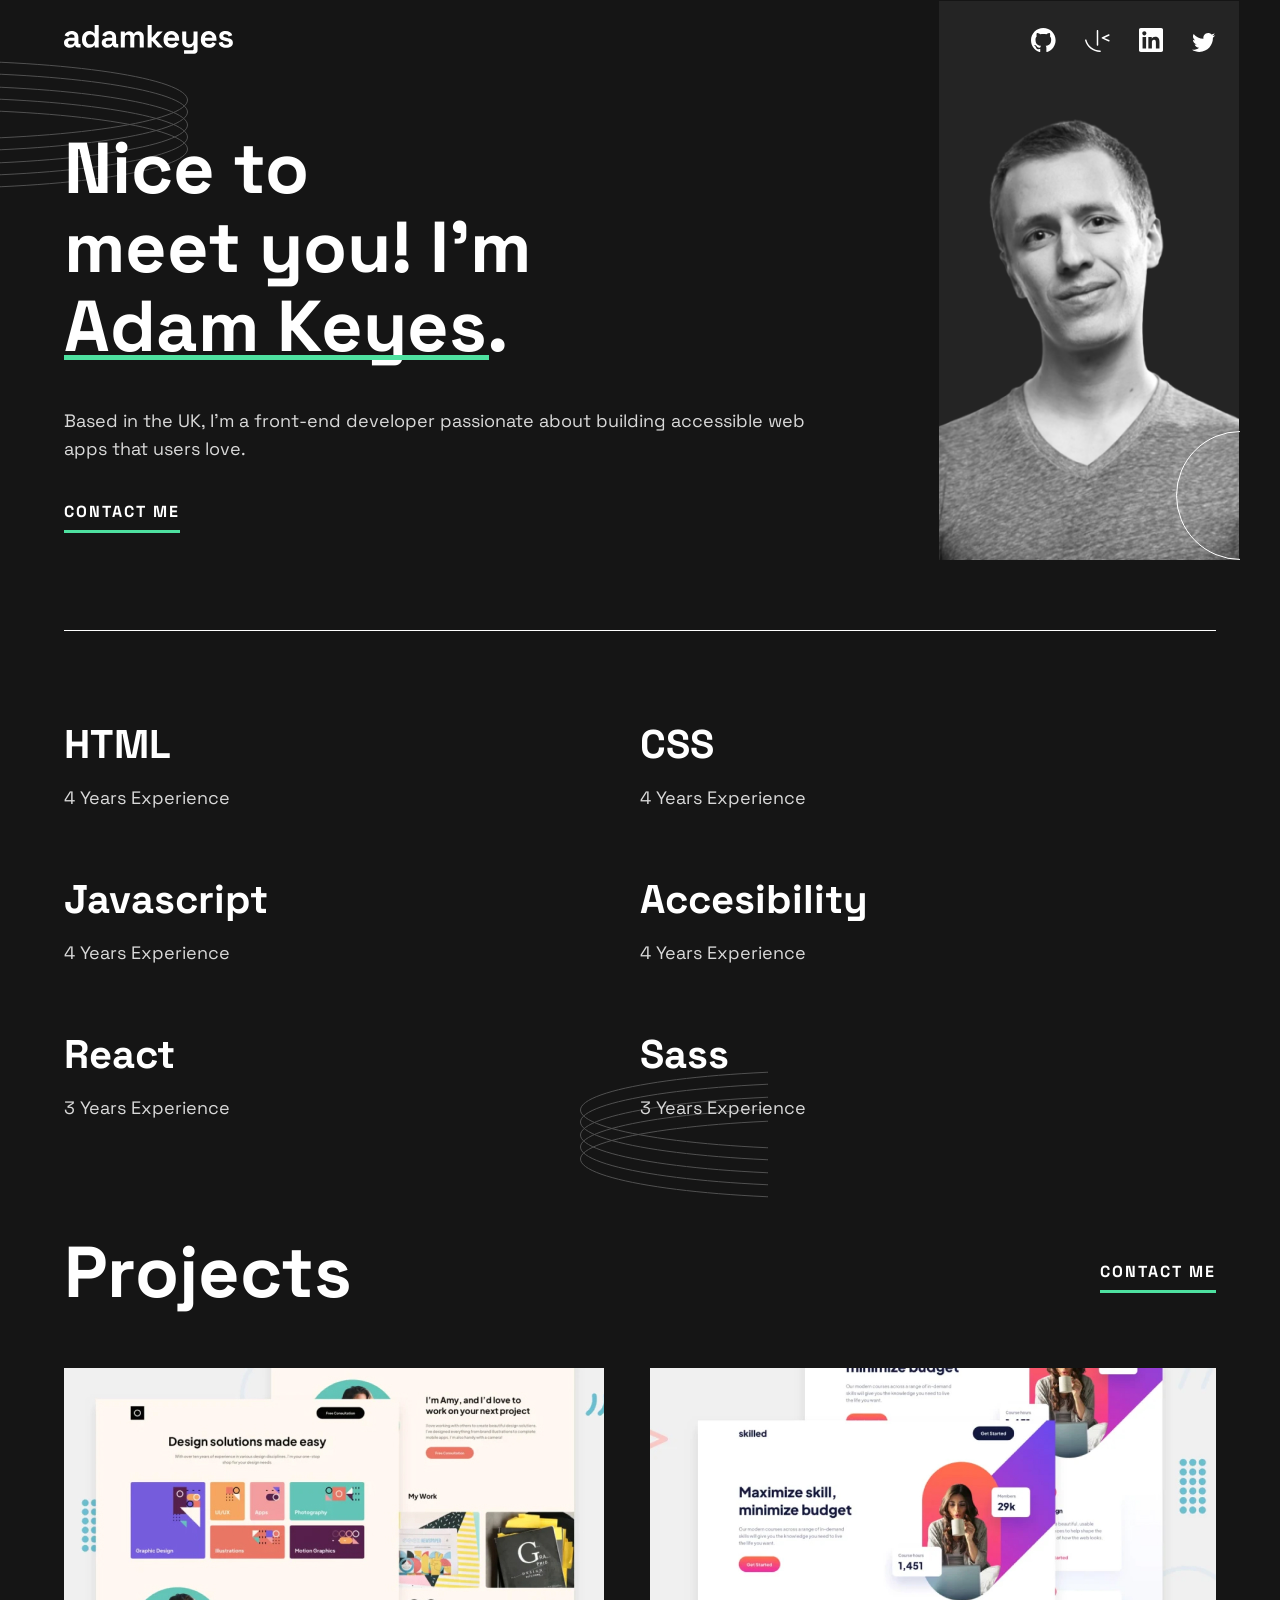
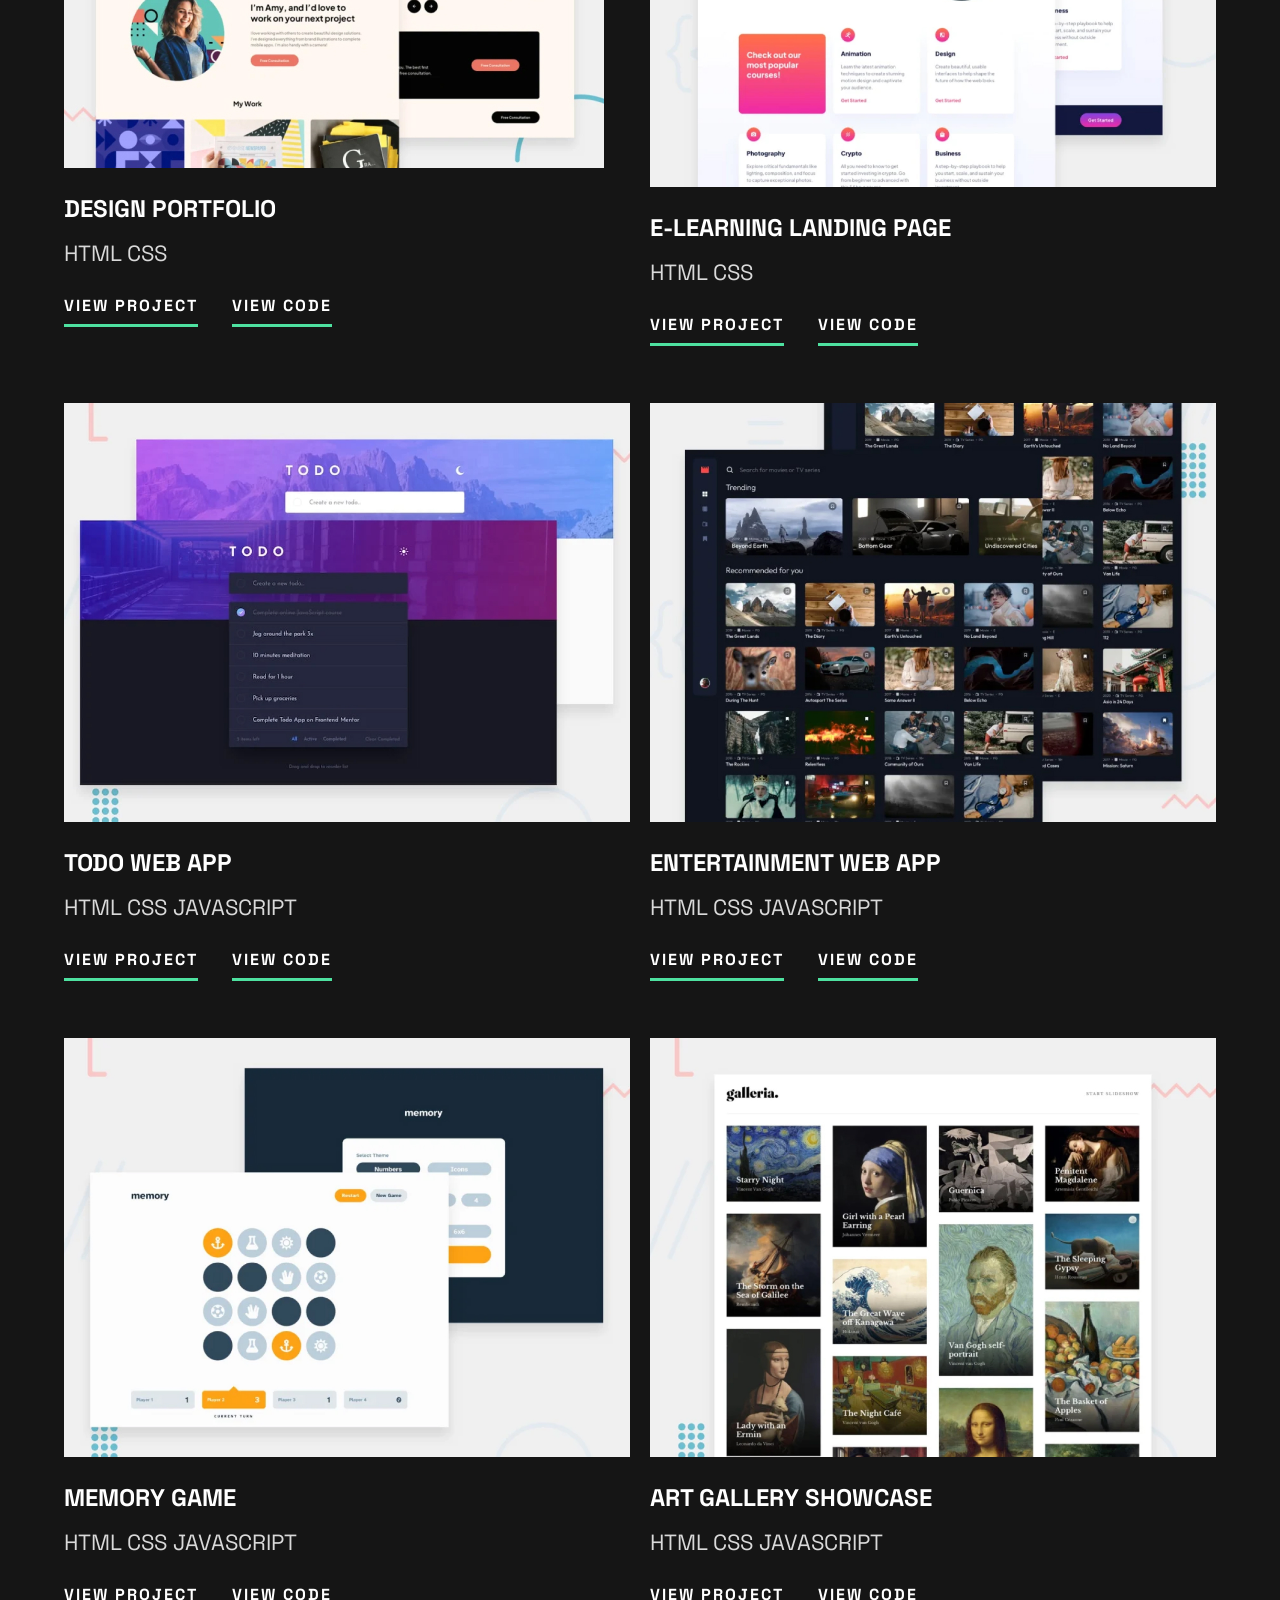
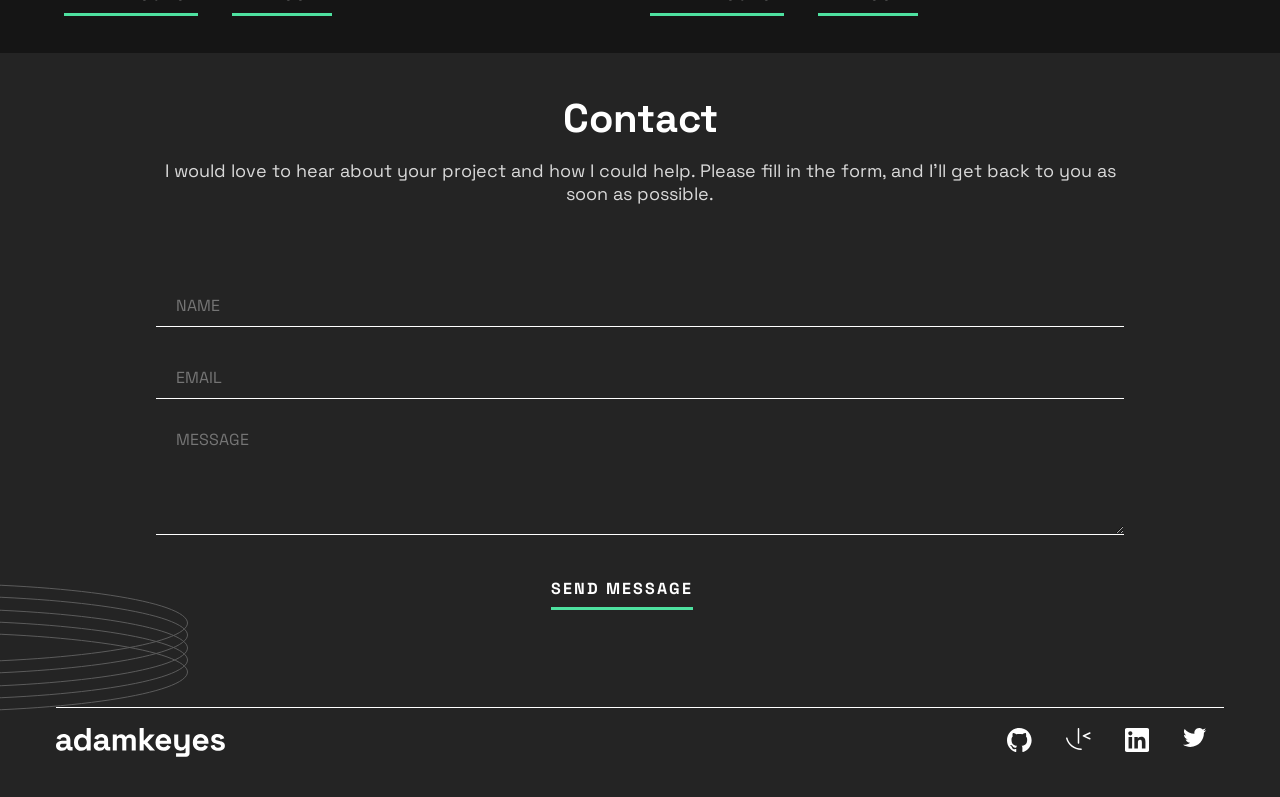
<file: index.html>
<!doctype html>
<html class="no-js" lang="">

<head>
  <meta charset="utf-8">
  <meta name="viewport" content="width=device-width, initial-scale=1">
  <title>CSS Proyectos - My Portfolio</title>
  <link rel="stylesheet" href="css/style.css">
  <meta name="description" content="">
  
  <link rel="preconnect" href="https://fonts.googleapis.com">
  <link rel="preconnect" href="https://fonts.gstatic.com" crossorigin>
  
  <link href="https://fonts.googleapis.com/css2?family=Space+Grotesk:wght@300..700&display=swap" rel="stylesheet">

  <meta property="og:title" content="">
  <meta property="og:type" content="">
  <meta property="og:url" content="">
  <meta property="og:image" content="">

  <link rel="icon" href="/favicon.ico" sizes="any">
  <link rel="icon" href="/icon.svg" type="image/svg+xml">
  <link rel="apple-touch-icon" href="icon.png">

  <link rel="manifest" href="site.webmanifest">
  <meta name="theme-color" content="#fafafa">
</head>

<body>
  <div class="container_info">
  <header class="header__principal">
    <div class="container">
      <div class="header__logo">
      <a href="#">
        <img src="img/logo-portfolio.svg" alt="Logotipo de Portfolio">
      </a>
      </div>

      <div class="header__social">
        <a href="#"><img src="img/git-hub-logo.svg" alt="logo de git hub"></a>
        <a href="#"><img src="img/frontendmentor-logo.svg" alt="logo de frontedmentor"></a>
        <a href="#"><img src="img/LinkedIn-logo.svg" alt="logo de linkedin"></a>
        <a class="header__social1" href="#"><img src="img/twitter-logo.svg" alt="logo de twitter"></a>
      </div>

    </div>
  </header>

  <main>
    <div class="hero">
      <div class="container">
        <div class="hero__img">
          <picture>
            <source media="(min-width: 768px)" srcset="img/foto-tablet.png">
            <img src="img/foto-mobile.png" alt="Descripción de la imagen">
          </picture>

          <span class="hero__img-circle"><img src="img/circulo.svg"></span>
        </div>
        <div class="hero__content">
          <div class="hero__container-top">

            <h1 class="hero__title">
              <span>Nice to</span>
              <span>meet you! I'm</span>
              <span class="hero__name">Adam Keyes.</span>
            </h1>
  
            <p class="hero__description">
              Based in the UK, I’m a front-end developer 
              passionate about building accessible web apps that users love.
            </p>
  
            <div class="hero__btn">
              <a href="#" class="btn">CONTACT ME</a>
            </div>
          </div>

          <div class="hero__line">

          </div>

          <div class="hero__list">
            <div class="container">
              <article class="hero__list-html">
                <h2>HTML</h2>
                <p>4 Years Experience</p>
              </article>

              <article class="hero__list-css">
                <h2>CSS</h2>
                <p>4 Years Experience</p>
              </article>

              <article class="hero__list-javascript">
                <h2>Javascript</h2>
                <p>4 Years Experience</p>
              </article>

              <article class="hero__list-accesibility">
                <h2>Accesibility</h2>
                <p>4 Years Experience</p>
              </article>

              <article class="hero__list-react">
                <h2>React</h2>
                <p>3 Years Experience</p>
              </article>

              <article class="hero__list-sass">
                <h2>Sass</h2>
                <p>3 Years Experience</p>
              </article>
            </div>
          </div>
          <div class="hero__line2"></div>
        </div>
        
      </div>
    </div>

    <div class="projects">
      <div class="project__items">
        <h1 class="proyects__title">Projects</h1>
        <a href="#" class="btn">CONTACT ME</a>
      </div>
      <div class="container">
        <article class="project__article">
          <div class="project__img">
            <figure>
              <img class="project__1" src="img/design-portfolio.jpg" alt="Imagen del proyecto 1">
            </figure>
          </div>
          <div class="project__content">
            <h2 class="project__title">DESIGN PORTFOLIO</h2>
            <p class="project__description">
              HTML CSS
            </p>
            <a href="#" class="btn">VIEW PROJECT</a>
            <a href="#" class="btn">VIEW CODE</a>
          </div>
        </article>

        <article class="project__article">
          <div class="project__img">
            <figure>
              <img src="img/e-learning.jpg" alt="Imagen del proyecto 2">
            </figure>
          </div>
          <div class="project__content">
            <h2 class="project__title">E-LEARNING LANDING PAGE</h2>
            <p class="project__description">
              HTML CSS
            </p>
            <a href="#" class="btn">VIEW PROJECT</a>
            <a href="#" class="btn">VIEW CODE</a>
          </div>
        </article>

        <article class="project__article">
          <div class="project__img">
            <figure>
              <img src="img/todo-web.jpg" alt="Imagen del proyecto 3">
            </figure>
          </div>
          <div class="project__content">
            <h2 class="project__title">TODO WEB APP</h2>
            <p class="project__description">
              HTML CSS JAVASCRIPT
            </p>
            <a href="#" class="btn">VIEW PROJECT</a>
            <a href="#" class="btn">VIEW CODE</a>
          </div>
        </article>

        <article class="project__article">
          <div class="project__img">
            <figure>
              <img src="img/entertainment.jpg" alt="Imagen del proyecto 4">
            </figure>
          </div>
          <div class="project__content">
            <h2 class="project__title">ENTERTAINMENT WEB APP</h2>
            <p class="project__description">
              HTML CSS JAVASCRIPT
            </p>
            <a href="#" class="btn">VIEW PROJECT</a>
            <a href="#" class="btn">VIEW CODE</a>
          </div>
        </article>

        <article class="project__article">
          <div class="project__img">
            <figure>
              <img src="img/memori-game.jpg" alt="Imagen del proyecto 5">
            </figure>
          </div>
          <div class="project__content">
            <h2 class="project__title">MEMORY GAME</h2>
            <p class="project__description">
              HTML CSS JAVASCRIPT
            </p>
            <a href="#" class="btn">VIEW PROJECT</a>
            <a href="#" class="btn">VIEW CODE</a>
          </div>
        </article>

        <article class="project__article">
          <div class="project__img">
            <figure>
              <img src="img/art-gallery.jpg" alt="Imagen del proyecto 6">
            </figure>
          </div>
          <div class="project__content">
            <h2 class="project__title">ART GALLERY SHOWCASE</h2>
            <p class="project__description">
              HTML CSS JAVASCRIPT
            </p>
            <a href="#" class="btn">VIEW PROJECT</a>
            <a href="#" class="btn">VIEW CODE</a>
          </div>
        </article>
      </div>
    </div>


  </main>
  </div>

  <footer class="footer__principal">
    <div class="container">
      <div class="footer__container">
        <div class="footer__description">
          <h1 class="footer__title">Contact</h1>
          <p class="footer__subtitle">
            I would love to hear about your project 
            and how I could help. 
            Please fill in the form, and I’ll get back to you 
            as soon as possible.
          </p>
        </div>

        <div class="footer__form">
          <form action="#" class="form__contact">

            <div class="form__group">
              
              <input type="text" placeholder="NAME" id="name" required>
            </div>

            <div class="form__group">
              
              <input type="email" placeholder="EMAIL" id="email" required>
            </div>

            <div clas="form__group">
              <textarea name="" id="message" cols="41" rows="5" placeholder="MESSAGE"></textarea>
            </div>


            <button type="submit" id="form__btn" class="btn">SEND MESSAGE</button>
          </form>
        </div>
      </div>  
      <div class="footer__line"></div>

      <div class="container__final">
        <a href="#" class="footer__logo">
          <img src="img/logo-portfolio.svg" alt="Logotipo de My Portfolio">
        </a>

        <div class="footer__icon">
          <a href="#"><img src="img/git-hub-logo.svg" alt="logo de git hub"></a>
          <a href="#"><img src="img/frontendmentor-logo.svg" alt="logo de frontedmentor"></a>
          <a href="#"><img src="img/LinkedIn-logo.svg" alt="logo de linkedin"></a>
          <a href="#"><img src="img/twitter-logo.svg" alt="logo de twitter"></a>
        </div>
      </div>  
    </div>
  </footer>

</body>

</html>
</file>
<file: css/style.css>
@charset "UTF-8";
/* Fonts*/
/* Sizes Container */
/* Colors */
* {
  padding: 0;
  margin: 0;
  box-sizing: border-box;
  color: #FFFFFF;
}

body {
  font-family: "Space Grotesk", sans-serif;
}

img {
  max-width: 100%;
}

h1,
h2,
h3,
h4,
h5 {
  font-family: "Space Grotesk", sans-serif;
}

.btn {
  display: inline-block;
  position: relative;
  padding: 8px 0px;
  text-decoration: none;
  font-family: "Space Grotesk", sans-serif;
  color: #FFFFFF;
  border: none;
  font-weight: 700;
  font-size: 16px;
  letter-spacing: 2px;
}
.btn::after {
  content: "";
  position: absolute;
  height: 3px;
  width: 100%;
  background-color: #4EE1A0;
  top: 100%;
  right: 0;
}
.btn:hover {
  color: #4EE1A0;
}

.hero {
  margin-bottom: 120px;
  position: relative;
}
@media (min-width: 768px) {
  .hero {
    margin-bottom: 40px;
  }
}
.hero .hero__img {
  position: absolute;
  top: -260px;
  right: 82px;
  z-index: -1;
  width: 220px;
}
@media (min-width: 768px) {
  .hero .hero__img {
    top: -128px;
    right: -23px;
    width: 300px;
    z-index: -1;
  }
}
@media (min-width: 1440px) {
  .hero .hero__img {
    top: -128px;
    right: 0px;
    width: 400px;
    z-index: -1;
  }
}
.hero .hero__img-circle {
  position: absolute;
  top: 355px;
  right: -250px;
  z-index: -1;
  width: 210px;
}
@media (min-width: 768px) {
  .hero .hero__img-circle {
    z-index: 0;
    top: 430px;
    left: 237px;
  }
}
@media (min-width: 1440px) {
  .hero .hero__img-circle {
    z-index: 0;
    top: 615px;
    left: -63px;
  }
}
.hero .hero__content {
  padding-top: 250px;
  position: relative;
}
@media (min-width: 768px) {
  .hero .hero__content {
    padding-top: 0px;
  }
}
@media (min-width: 1440px) {
  .hero .hero__content {
    padding-top: 100px;
  }
}
@media (min-width: 768px) {
  .hero .hero__content .hero__container-top {
    display: flex;
    flex-direction: column;
    align-items: flex-start;
    width: 67%;
  }
}
.hero .hero__content .hero__title {
  position: relative;
  font-size: 40px;
  font-weight: 700;
  line-height: 1.2;
  margin-bottom: 20px;
  text-align: center;
}
@media (min-width: 768px) {
  .hero .hero__content .hero__title {
    font-size: 72px;
    line-height: 1.1;
    text-align: start;
    letter-spacing: -1;
    margin-bottom: 40px;
  }
}
@media (min-width: 1440px) {
  .hero .hero__content .hero__title {
    font-size: 80px;
    line-height: 1.1;
    text-align: start;
    letter-spacing: -1;
    margin-bottom: 40px;
  }
}
.hero .hero__content .hero__title .hero__name::before {
  position: absolute;
  content: "";
  height: 5px;
  width: 237px;
  background-color: #4EE1A0;
  top: 95%;
}
@media (min-width: 768px) {
  .hero .hero__content .hero__title .hero__name::before {
    width: 425px;
    left: 0px;
  }
}
@media (min-width: 768px) {
  .hero .hero__content .hero__title span {
    display: block;
  }
}
@media (min-width: 1440px) {
  .hero .hero__content .hero__title span {
    display: inline;
  }
}
.hero .hero__content .hero__description {
  font-size: 18px;
  line-height: 1.5;
  text-align: center;
  margin-bottom: 30px;
}
@media (min-width: 768px) {
  .hero .hero__content .hero__description {
    font-size: 18px;
    text-align: start;
    line-height: 28px;
    padding-right: 28px;
    letter-spacing: 2.5;
    color: #D9D9D9;
  }
}
@media (min-width: 1440px) {
  .hero .hero__content .hero__description {
    font-size: 20px;
    text-align: start;
    line-height: 28px;
    padding-right: 293px;
    color: #D9D9D9;
    padding-bottom: 30px;
  }
}
.hero .hero__content .hero__btn {
  display: flex;
  justify-content: center;
  padding-bottom: 80px;
}
@media (min-width: 1440px) {
  .hero .hero__content .hero__btn {
    padding-bottom: 220px;
  }
}
.hero .hero__content .hero__line {
  border-top: 1px solid #FFFFFF;
  margin-bottom: 20px;
  margin-top: 20px;
}
.hero .hero__content .hero__list {
  padding-top: 70px;
}
.hero .hero__content .hero__list .container {
  display: flex;
  flex-direction: column;
  align-items: center;
}
@media (min-width: 768px) {
  .hero .hero__content .hero__list .container {
    display: grid;
    grid-template-columns: 1fr 1fr;
  }
}
@media (min-width: 1440px) {
  .hero .hero__content .hero__list .container {
    display: grid;
    grid-template-columns: 1fr 1fr 1fr;
  }
}
.hero .hero__content .hero__list .container article {
  padding-bottom: 30px;
}
@media (min-width: 768px) {
  .hero .hero__content .hero__list .container article {
    padding-bottom: 50px;
  }
}
.hero .hero__content .hero__list .container article h2 {
  font-size: 40px;
  font-weight: 700;
  line-height: 1.2;
  margin-bottom: 5px;
  text-align: center;
}
@media (min-width: 768px) {
  .hero .hero__content .hero__list .container article h2 {
    padding-bottom: 10px;
    text-align: start;
  }
}
.hero .hero__content .hero__list .container article p {
  font-size: 18px;
  line-height: 1.5;
  text-align: center;
  color: #D9D9D9;
}
@media (min-width: 768px) {
  .hero .hero__content .hero__list .container article p {
    padding-bottom: 15px;
    text-align: start;
  }
}
.hero .hero__content .hero__line2 {
  border-top: 1px solid #FFFFFF;
  margin-bottom: 20px;
  margin-top: 10px;
}
@media (min-width: 768px) {
  .hero .hero__content .hero__line2 {
    border-top: 0px;
    margin: 0px;
  }
}

footer.footer__principal {
  position: relative;
  background-color: #242424;
  overflow: hidden;
}
footer.footer__principal::before {
  content: "";
  top: 0;
  left: 0;
  width: 100%;
  height: 100%;
  background-image: url("../img/formacion-ovalo.svg");
  position: absolute;
  background-repeat: no-repeat;
  background-position: left top 440px;
  overflow: hidden;
  z-index: 0;
  pointer-events: none;
}
@media (min-width: 768px) {
  footer.footer__principal::before {
    background-position: left top 530px;
  }
}
@media (min-width: 1440px) {
  footer.footer__principal::before {
    background-position: left top 300px;
  }
}
footer.footer__principal .container {
  padding-left: 16px;
  padding-right: 16px;
  max-width: 1200px;
  margin-left: auto;
  margin-right: auto;
}
@media (min-width: 768px) {
  footer.footer__principal .container .footer__container {
    margin-left: 100px;
    margin-right: 100px;
  }
}
@media (min-width: 1440px) {
  footer.footer__principal .container .footer__container {
    margin-left: 0;
    margin-right: 0;
    display: flex;
  }
}
footer.footer__principal .container .footer__description h1 {
  font-size: 40px;
  padding-bottom: 15px;
  text-align: center;
  padding-top: 40px;
}
@media (min-width: 1440px) {
  footer.footer__principal .container .footer__description h1 {
    text-align: left;
    font-size: 70px;
    padding-bottom: 30px;
  }
}
footer.footer__principal .container .footer__description p {
  font-size: 18px;
  color: #D9D9D9;
  text-align: center;
  padding-bottom: 40px;
}
@media (min-width: 1440px) {
  footer.footer__principal .container .footer__description p {
    text-align: left;
    padding-right: 85px;
  }
}
@media (min-width: 1440px) {
  footer.footer__principal .container .footer__description {
    width: 50%;
    padding-right: 50px;
  }
}
footer.footer__principal .container .footer__form {
  margin-top: 40px;
}
@media (min-width: 1440px) {
  footer.footer__principal .container .footer__form {
    width: 50%;
    padding-left: 50px;
  }
}
footer.footer__principal .container .footer__form .form__contact .form__group {
  margin-bottom: 30px;
}
footer.footer__principal .container .footer__form .form__contact .form__group input, footer.footer__principal .container .footer__form .form__contact .form__group textarea {
  width: 100%;
  box-sizing: border-box;
  background-color: transparent;
  border: none;
  border-bottom: 1px solid #FFFFFF;
  color: #FFFFFF;
  font-size: 16px;
  padding: 10px 0;
}
footer.footer__principal .container .footer__form .form__contact .form__group input::placeholder, footer.footer__principal .container .footer__form .form__contact .form__group textarea::placeholder {
  padding-left: 20px;
}
footer.footer__principal .container .footer__form .form__contact .form__group input:focus, footer.footer__principal .container .footer__form .form__contact .form__group textarea:focus {
  border-bottom-color: #4EE1A0;
}
footer.footer__principal .container .footer__form .form__contact .form__group textarea {
  resize: none;
  background: transparent !important;
  background-color: transparent !important;
  height: 120px;
  appearance: none;
  -webkit-appearance: none;
}
footer.footer__principal .container .footer__form .form__contact .form__group input:focus, footer.footer__principal .container .footer__form .form__contact .form__group textarea:focus {
  outline: none;
}
footer.footer__principal .container .footer__form .form__contact .form__group input:user-invalid, footer.footer__principal .container .footer__form .form__contact .form__group textarea:user-invalid {
  border-bottom-color: red;
}
footer.footer__principal .container .footer__form .form__contact #message {
  appearance: none;
  -webkit-appearance: none;
  background: none !important;
  background-color: transparent !important;
  background-image: none !important;
  border: none !important;
  border-bottom: 1px solid white !important;
  color: white !important;
  outline: none;
  font-size: 16px;
}
footer.footer__principal .container .footer__form .form__contact #message::placeholder {
  padding-left: 20px;
}
footer.footer__principal .container .footer__form .form__contact #message:focus {
  border-bottom-color: #4EE1A0;
}
@media (min-width: 768px) {
  footer.footer__principal .container .footer__form .form__contact #message {
    width: 100%;
  }
}
footer.footer__principal .container .footer__form .form__contact #form__btn {
  margin-left: 252px;
  background-color: transparent;
  margin-top: 30px;
  margin-bottom: 40px;
}
@media (min-width: 768px) {
  footer.footer__principal .container .footer__form .form__contact #form__btn {
    margin-left: 395px;
  }
}
@media (min-width: 1440px) {
  footer.footer__principal .container .footer__form .form__contact #form__btn {
    margin-left: 392px;
  }
}
footer.footer__principal .container .footer__line {
  border-top: 1px solid #FFFFFF;
  margin-bottom: 60px;
  margin-top: 60px;
}
@media (min-width: 768px) {
  footer.footer__principal .container .footer__line {
    margin-left: 0;
    margin-right: 0;
    margin-bottom: 20px;
  }
}
@media (min-width: 768px) {
  footer.footer__principal .container .container__final {
    display: flex;
    justify-content: space-between;
  }
}
footer.footer__principal .container .footer__logo {
  display: flex;
  justify-content: center;
  padding-bottom: 40px;
}
footer.footer__principal .container .footer__icon {
  display: flex;
  justify-content: center;
  padding-bottom: 40px;
}
footer.footer__principal .container .footer__icon a {
  color: #FFFFFF;
  padding-right: 17px;
  padding-left: 17px;
}
footer.footer__principal .container .footer__icon a img {
  color: #FFFFFF;
}
footer.footer__principal .container .footer__icon a img:hover {
  color: #4EE1A0;
}

header.header__principal {
  padding-bottom: 100px;
  position: relative;
}
@media (min-width: 768px) {
  header.header__principal {
    padding-bottom: 40px;
  }
}
header.header__principal .container {
  display: flex;
  flex-direction: column;
  align-items: center;
  padding: 30px 0;
}
@media (min-width: 768px) {
  header.header__principal .container {
    display: flex;
    flex-direction: row;
    justify-content: space-between;
    align-items: center;
    padding-top: 25px;
  }
}
@media (min-width: 1440px) {
  header.header__principal .container {
    padding: 0;
    padding-top: 20px;
    margin: 0;
  }
}
header.header__principal .container .header__logo {
  padding-bottom: 25px;
}
@media (min-width: 768px) {
  header.header__principal .container .header__logo {
    padding: 0px;
  }
}
header.header__principal .container .header__social a {
  padding-right: 17px;
  padding-left: 17px;
}
header.header__principal .container .header__social a .img:hover {
  color: #4EE1A0;
}
@media (min-width: 768px) {
  header.header__principal .container .header__social a {
    padding: 0px;
    padding-right: 25px;
  }
}
@media (min-width: 768px) {
  header.header__principal .container .header__social a.header__social1 {
    padding-right: 0px;
  }
}
@media (min-width: 1440px) {
  header.header__principal .container .header__social a.header__social1 {
    padding-right: 25px;
  }
}

.container_info {
  padding-left: 16px;
  padding-right: 16px;
  max-width: 1200px;
  margin-left: auto;
  margin-right: auto;
}
@media (min-width: 1024px) {
  .container_info {
    padding-left: 24px;
    padding-right: 24px;
  }
}
@media (min-width: 768px) {
  .container_info {
    padding-left: 24px;
    padding-right: 24px;
  }
}
@media (min-width: 1440px) {
  .container_info {
    max-width: 1440px;
    padding-left: 100px;
    padding-right: 100px;
    margin-left: 26px;
    margin-right: 26px;
  }
}

body {
  padding: 0px;
  position: relative;
  width: 100%;
  background-color: #151515;
  overflow-x: hidden;
}
body::before {
  content: "";
  width: 100%;
  height: 600px;
  background-image: url("../img/formacion-ovalo.svg");
  position: absolute;
  background-repeat: no-repeat;
  background-position: 0px 140px;
  overflow: hidden;
  overflow-x: hidden;
  z-index: -1;
}
@media (min-width: 768px) {
  body::before {
    background-position: 0px 60px;
  }
}
body::after {
  content: "";
  width: 100%;
  height: 600px;
  top: 1555px;
  left: 237px;
  background-image: url("../img/formacion-ovalo.svg");
  position: absolute;
  background-repeat: no-repeat;
  background-position: top right;
  transform: scaleX(-1);
  overflow: hidden;
  z-index: -1;
}
@media (min-width: 768px) {
  body::after {
    top: 1070px;
    left: 580px;
  }
}
@media (min-width: 1440px) {
  body::after {
    top: 1070px;
    left: 1255px;
  }
}

html {
  width: 100%;
  max-width: 100%;
  overflow-x: hidden;
}

.project__items {
  display: flex;
  justify-content: space-between;
  align-items: center;
  padding-bottom: 35px;
}
@media (min-width: 768px) {
  .project__items {
    padding-bottom: 50px;
  }
}
.project__items h1 {
  font-size: 40px;
}
@media (min-width: 768px) {
  .project__items h1 {
    font-size: 72px;
  }
}

@media (min-width: 768px) {
  .projects .container {
    display: grid;
    grid-template-columns: 1fr 1fr;
    gap: 20px;
  }
}
.projects .container article {
  position: relative;
}
@media (min-width: 1440px) {
  .projects .container article .project__1 {
    width: 100%;
  }
}
.projects .container article img {
  position: relative;
  padding-bottom: 20px;
}
.projects .container article img::after {
  content: "";
  position: absolute;
  top: 0;
  left: 0;
  width: 100%;
  height: 100%;
  background-color: rgba(0, 0, 0, 0.75); /* Capa oscura */
  opacity: 0;
  visibility: hidden;
  transition: opacity 0.3s ease, visibility 0.3s ease;
}
.projects .container article .project__content {
  padding-bottom: 40px;
}
.projects .container article .project__content h2 {
  padding-bottom: 15px;
}
.projects .container article .project__content p {
  padding-bottom: 20px;
  font-size: 22px;
  color: #D9D9D9;
}
.projects .container article .project__content a {
  margin-right: 30px;
}
@media (min-width: 1440px) {
  .projects .container article .project__content a {
    position: absolute;
    left: 50%;
    z-index: 2;
    opacity: 0;
    visibility: hidden;
    transition: opacity 0.3s ease, visibility 0.3s ease, transform 0.3s ease;
    /* Posicionamiento vertical de cada botón sobre la imagen */
  }
  .projects .container article .project__content a:nth-of-type(1) { /* VIEW PROJECT */
    top: 35%;
    transform: translate(-50%, -50%);
  }
  .projects .container article .project__content a:nth-of-type(2) { /* VIEW CODE */
    top: 55%;
    transform: translate(-50%, -50%);
  }
}
.projects .project__article:hover {
  /* Muestra la capa oscura sobre la imagen */
}
.projects .project__article:hover .project__img::after {
  opacity: 1;
  visibility: visible;
}
.projects .project__article:hover {
  /* Muestra los dos botones centrados */
}
.projects .project__article:hover .project__content a.btn {
  opacity: 1;
  visibility: visible;
}
.projects .project__img {
  position: relative;
  display: block;
  /* Capa oscura superpuesta */
}
.projects .project__img::after {
  content: "";
  position: absolute;
  top: 0;
  left: 0;
  width: 100%;
  height: 100%;
  background-color: rgba(0, 0, 0, 0.75); /* Fondo oscuro */
  z-index: 1; /* Asegura que quede SOBRE la imagen */
  opacity: 0;
  visibility: hidden;
  transition: opacity 0.3s ease, visibility 0.3s ease;
  pointer-events: none; /* Deja pasar el clic a los botones */
}
.projects {
  /* Al hacer hover en la tarjeta, mostramos el overlay */
}
@media (min-width: 1200px) {
  .projects .project__article:hover .project__img::after {
    opacity: 1;
    visibility: visible;
  }
}

html * {
  font-family: "Space Grotesk", sans-serif;
}

body {
  overflow-x: hidden;
}

/*# sourceMappingURL=style.css.map */
</file>
